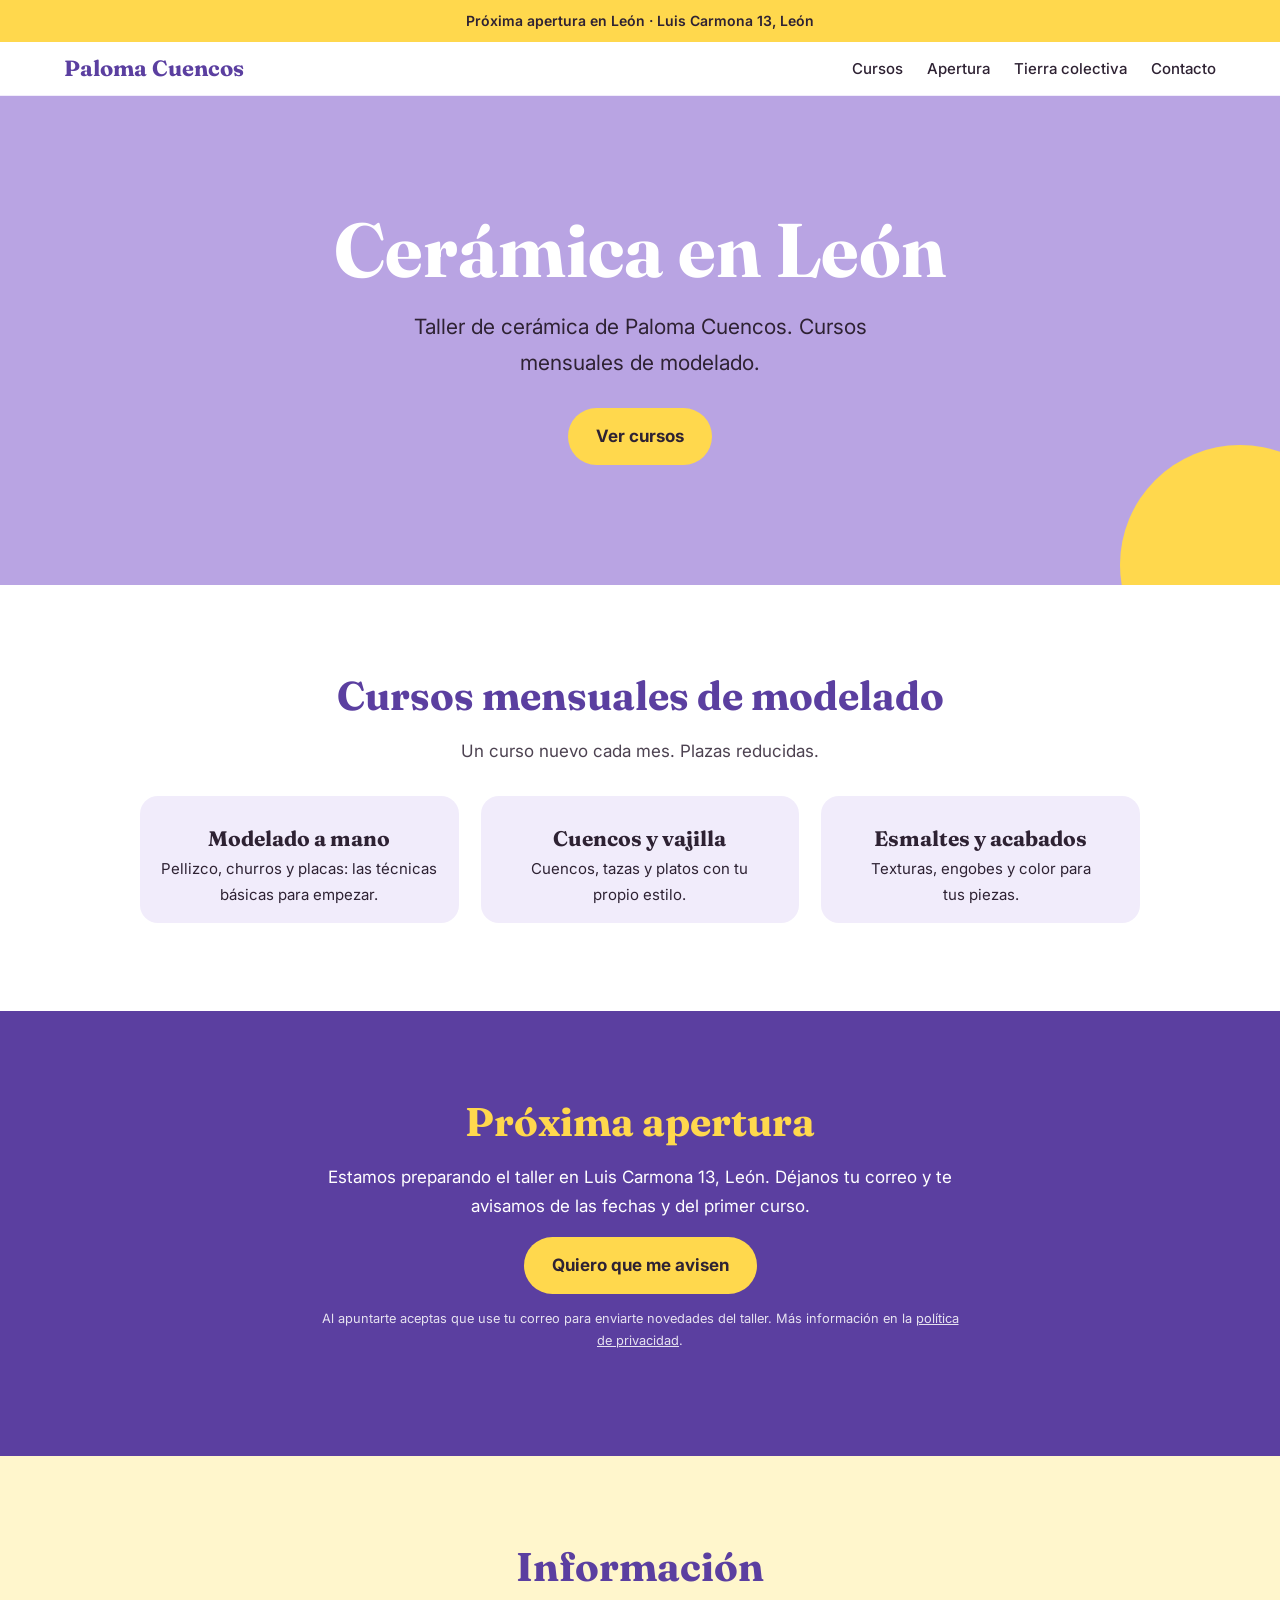
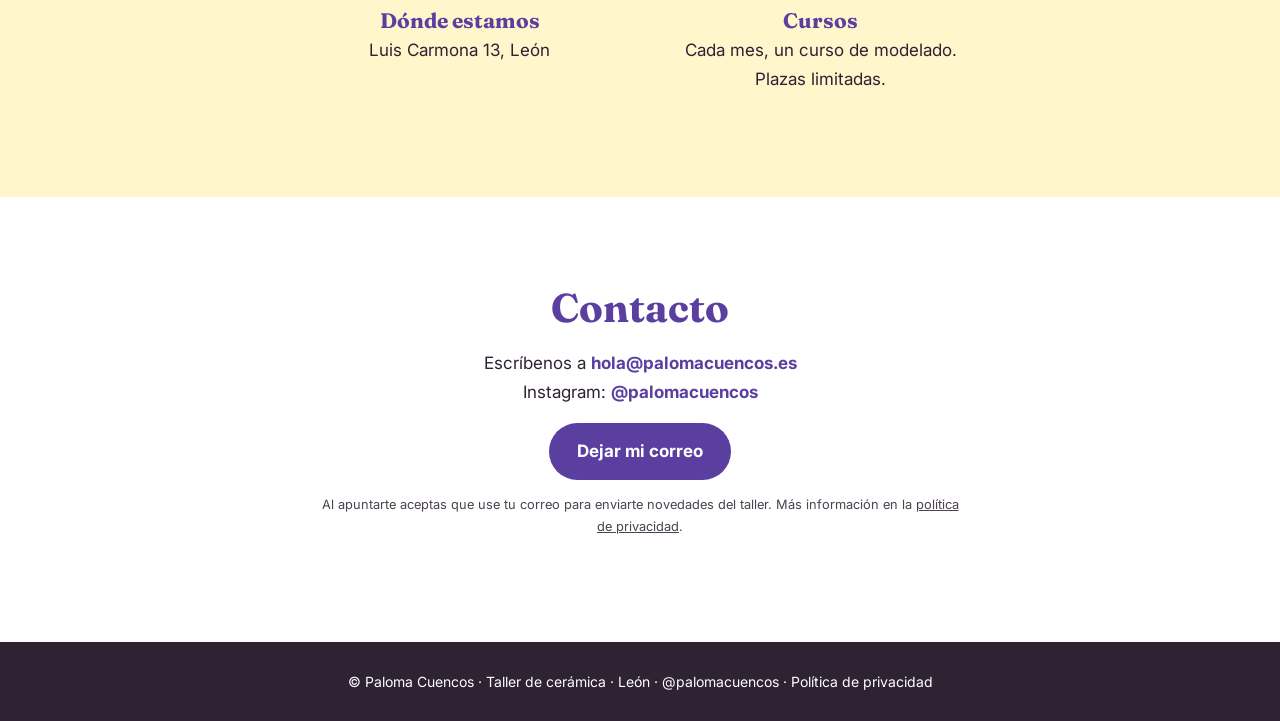
<file: index.html>
<!DOCTYPE html>
<html lang="es"><head><meta charset="utf-8"><meta name="viewport" content="width=device-width,initial-scale=1,viewport-fit=cover">
<title>Paloma Cuencos | Taller de cerámica en León</title><meta name="description" content="Taller de cerámica en León con cursos mensuales de modelado. Próxima apertura en Luis Carmona 13, León."><meta name="theme-color" content="#b9a4e3">
<meta property="og:title" content="Paloma Cuencos | Taller de cerámica en León"><meta property="og:description" content="Taller de cerámica en León con cursos mensuales de modelado. Próxima apertura en Luis Carmona 13, León."><meta property="og:type" content="website">
<link rel="preconnect" href="https://fonts.googleapis.com"><link rel="preconnect" href="https://fonts.gstatic.com" crossorigin>
<link href="https://fonts.googleapis.com/css2?family=Fraunces:opsz,wght@9..144,600;9..144,700&family=Inter:wght@400;500;600;700&display=swap" rel="stylesheet">
<link rel="stylesheet" href="style.css"></head><body>
<div class="top">Próxima apertura en León · Luis Carmona 13, León</div>
<header><a class="logo" href="index.html">Paloma Cuencos</a>
<nav><a href="#cursos">Cursos</a><a href="#apertura">Apertura</a><a href="tierra-colectiva.html">Tierra colectiva</a><a href="#contacto">Contacto</a></nav>
<a class="mini" href="https://docs.google.com/forms/d/e/1FAIpQLSeFJO5fGRubrJ4p-Fk9svRsO-Xic_k11_MU3xuVN4CraEkRDw/viewform" target="_blank" rel="noopener">Avisadme</a></header>
<main>
<div class="hero"><h1>Cerámica en León</h1><p>Taller de cerámica de Paloma Cuencos. Cursos mensuales de modelado.</p><a class="btn" href="#cursos">Ver cursos</a></div>
<section id="cursos"><div class="wide"><h2>Cursos mensuales de modelado</h2><p class="sub">Un curso nuevo cada mes. Plazas reducidas.</p>
<div class="grid">
<article class="card"><h3>Modelado a mano</h3><p>Pellizco, churros y placas: las técnicas básicas para empezar.</p></article>
<article class="card"><h3>Cuencos y vajilla</h3><p>Cuencos, tazas y platos con tu propio estilo.</p></article>
<article class="card"><h3>Esmaltes y acabados</h3><p>Texturas, engobes y color para tus piezas.</p></article>
</div></div></section>
<section class="dark" id="apertura"><div class="wrap"><h2>Próxima apertura</h2><p>Estamos preparando el taller en Luis Carmona 13, León. Déjanos tu correo y te avisamos de las fechas y del primer curso.</p><a class="btn" href="https://docs.google.com/forms/d/e/1FAIpQLSeFJO5fGRubrJ4p-Fk9svRsO-Xic_k11_MU3xuVN4CraEkRDw/viewform" target="_blank" rel="noopener">Quiero que me avisen</a><p style="font-size:.8rem;margin-top:14px;opacity:.85">Al apuntarte aceptas que use tu correo para enviarte novedades del taller. Más información en la <a href="politica-privacidad.html" style="color:inherit;text-decoration:underline">política de privacidad</a>.</p></div></section>
<section class="alt" id="info"><div class="wrap"><h2>Información</h2>
<div class="info"><div><h3>Dónde estamos</h3><p>Luis Carmona 13, León</p></div><div><h3>Cursos</h3><p>Cada mes, un curso de modelado. Plazas limitadas.</p></div></div></div></section>
<section id="contacto"><div class="wrap"><h2>Contacto</h2><p>Escríbenos a <a href="mailto:hola@palomacuencos.es" style="color:var(--lila-d);font-weight:700">hola@palomacuencos.es</a><br>Instagram: <a href="https://www.instagram.com/palomacuencos" style="color:var(--lila-d);font-weight:700">@palomacuencos</a></p><a class="btn" style="background:var(--lila-d);color:#fff" href="https://docs.google.com/forms/d/e/1FAIpQLSeFJO5fGRubrJ4p-Fk9svRsO-Xic_k11_MU3xuVN4CraEkRDw/viewform" target="_blank" rel="noopener">Dejar mi correo</a><p style="font-size:.8rem;margin-top:14px;opacity:.85">Al apuntarte aceptas que use tu correo para enviarte novedades del taller. Más información en la <a href="politica-privacidad.html" style="color:inherit;text-decoration:underline">política de privacidad</a>.</p></div></section>
</main>
<footer>© Paloma Cuencos · Taller de cerámica · León · <a href="https://www.instagram.com/palomacuencos">@palomacuencos</a> · <a href="politica-privacidad.html">Política de privacidad</a></footer>
</body></html>
</file>
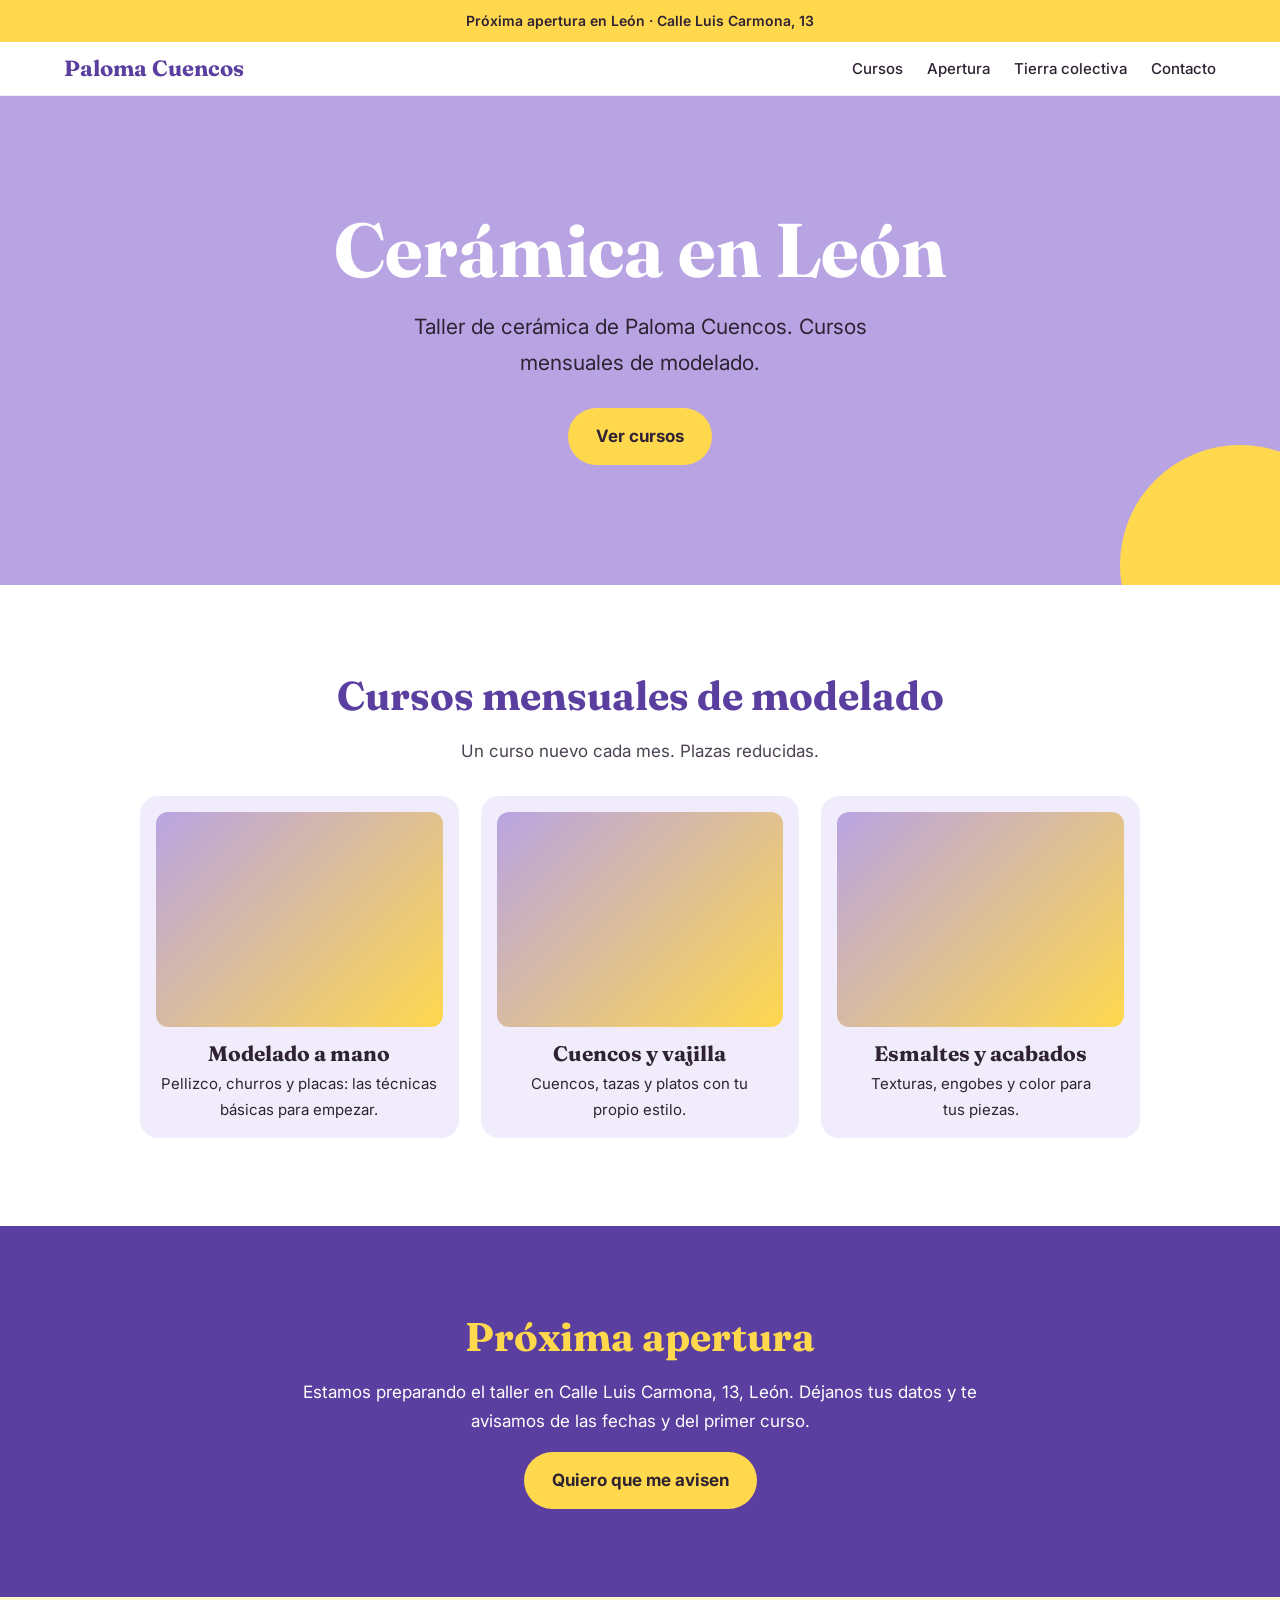
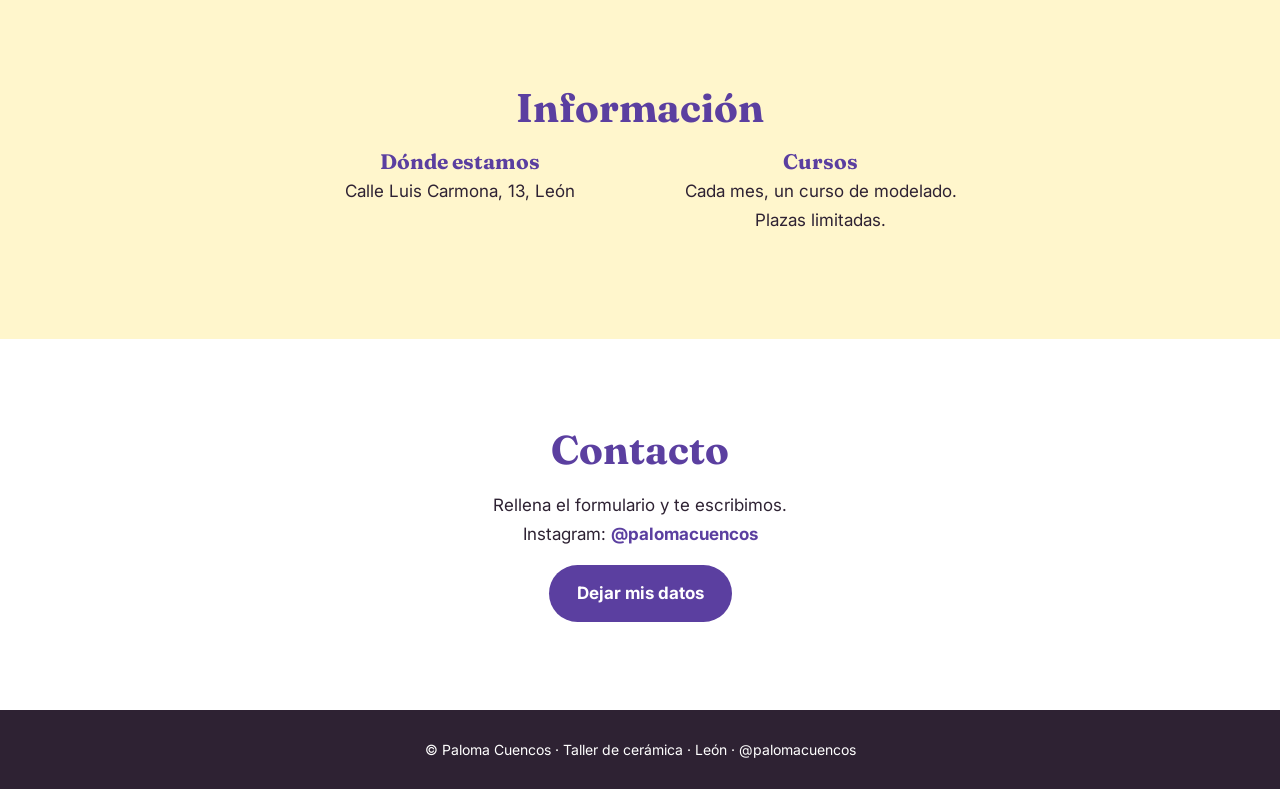
<file: index(2).html>
<!DOCTYPE html>
<html lang="es"><head><meta charset="utf-8"><meta name="viewport" content="width=device-width,initial-scale=1,viewport-fit=cover">
<title>Paloma Cuencos | Taller de cerámica en León</title><meta name="description" content="Taller de cerámica en León con cursos mensuales de modelado. Próxima apertura en Calle Luis Carmona, 13."><meta name="theme-color" content="#b9a4e3">
<meta property="og:title" content="Paloma Cuencos | Taller de cerámica en León"><meta property="og:description" content="Taller de cerámica en León con cursos mensuales de modelado. Próxima apertura en Calle Luis Carmona, 13."><meta property="og:type" content="website">
<link rel="preconnect" href="https://fonts.googleapis.com"><link rel="preconnect" href="https://fonts.gstatic.com" crossorigin>
<link href="https://fonts.googleapis.com/css2?family=Fraunces:opsz,wght@9..144,600;9..144,700&family=Inter:wght@400;500;600;700&display=swap" rel="stylesheet">
<link rel="stylesheet" href="style.css"></head><body>
<div class="top">Próxima apertura en León · Calle Luis Carmona, 13</div>
<header><a class="logo" href="index.html">Paloma Cuencos</a>
<nav><a href="#cursos">Cursos</a><a href="#apertura">Apertura</a><a href="tierra-colectiva.html">Tierra colectiva</a><a href="#contacto">Contacto</a></nav>
<a class="mini" href="https://forms.google.com/TU-ENLACE-AQUI" target="_blank" rel="noopener">Avisadme</a></header>
<main>
<div class="hero"><h1>Cerámica en León</h1><p>Taller de cerámica de Paloma Cuencos. Cursos mensuales de modelado.</p><a class="btn" href="#cursos">Ver cursos</a></div>
<section id="cursos"><div class="wide"><h2>Cursos mensuales de modelado</h2><p class="sub">Un curso nuevo cada mes. Plazas reducidas.</p>
<div class="grid">
<article class="card"><div class="ph"></div><h3>Modelado a mano</h3><p>Pellizco, churros y placas: las técnicas básicas para empezar.</p></article>
<article class="card"><div class="ph"></div><h3>Cuencos y vajilla</h3><p>Cuencos, tazas y platos con tu propio estilo.</p></article>
<article class="card"><div class="ph"></div><h3>Esmaltes y acabados</h3><p>Texturas, engobes y color para tus piezas.</p></article>
</div></div></section>
<section class="dark" id="apertura"><div class="wrap" style="text-align:center"><h2>Próxima apertura</h2><p>Estamos preparando el taller en Calle Luis Carmona, 13, León. Déjanos tus datos y te avisamos de las fechas y del primer curso.</p><a class="btn" href="https://forms.google.com/TU-ENLACE-AQUI" target="_blank" rel="noopener">Quiero que me avisen</a></div></section>
<section class="alt" id="info"><div class="wrap"><h2 style="text-align:center">Información</h2>
<div class="info"><div><h3>Dónde estamos</h3><p>Calle Luis Carmona, 13, León</p></div><div><h3>Cursos</h3><p>Cada mes, un curso de modelado. Plazas limitadas.</p></div></div></div></section>
<section id="contacto"><div class="wrap" style="text-align:center"><h2>Contacto</h2><p>Rellena el formulario y te escribimos.<br>Instagram: <a href="https://www.instagram.com/palomacuencos" style="color:var(--lila-d);font-weight:700">@palomacuencos</a></p><a class="btn" style="background:var(--lila-d);color:#fff" href="https://forms.google.com/TU-ENLACE-AQUI" target="_blank" rel="noopener">Dejar mis datos</a></div></section>
</main>
<footer>© Paloma Cuencos · Taller de cerámica · León · <a href="https://www.instagram.com/palomacuencos">@palomacuencos</a></footer>
</body></html>
</file>
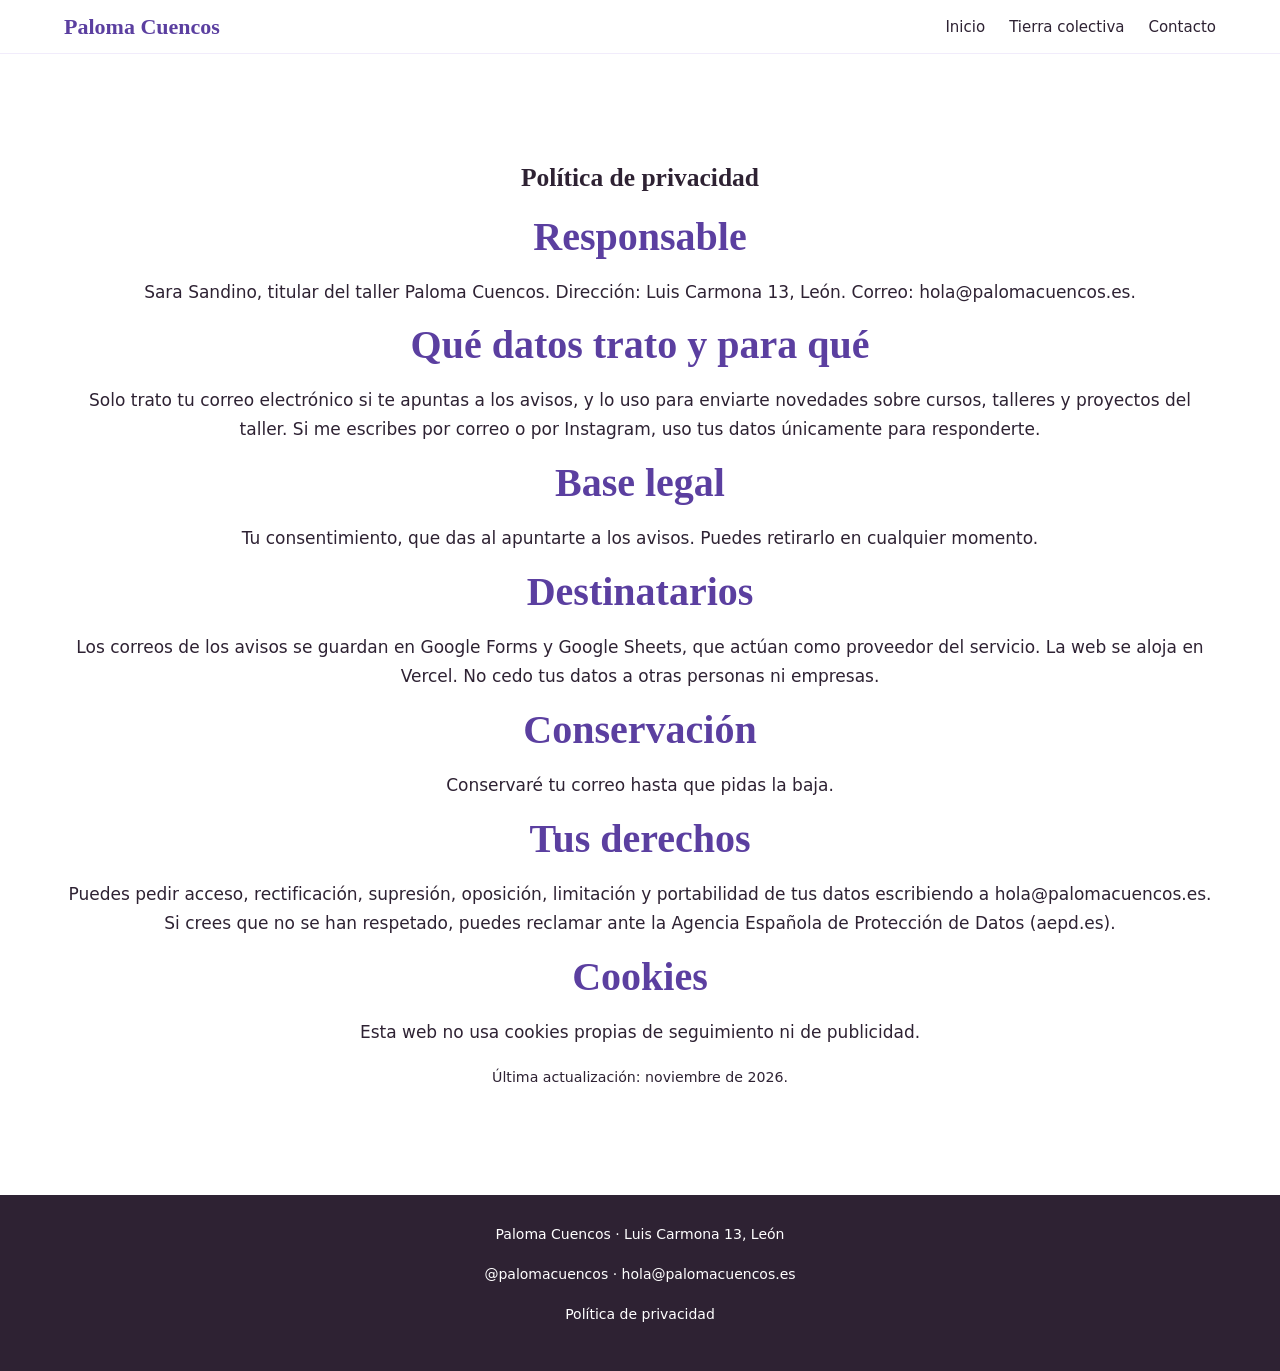
<file: politica-privacidad.html>
<!DOCTYPE html>
<html lang="es"><head><meta charset="utf-8"><meta name="viewport" content="width=device-width, initial-scale=1">
<title>Política de privacidad · Paloma Cuencos</title><meta name="description" content="Política de privacidad de palomacuencos.vercel.app"><link rel="stylesheet" href="style.css"></head><body>
<header class="cab"><a class="logo" href="/">Paloma Cuencos</a><nav><a href="/">Inicio</a><a href="/tierra-colectiva">Tierra colectiva</a><a href="/#contacto">Contacto</a></nav></header>
<main><section class="bloque texto"><h1>Política de privacidad</h1>
<h2>Responsable</h2><p>Sara Sandino, titular del taller Paloma Cuencos. Dirección: Luis Carmona 13, León. Correo: <a href="mailto:hola@palomacuencos.es">hola@palomacuencos.es</a>.</p>
<h2>Qué datos trato y para qué</h2><p>Solo trato tu correo electrónico si te apuntas a los avisos, y lo uso para enviarte novedades sobre cursos, talleres y proyectos del taller. Si me escribes por correo o por Instagram, uso tus datos únicamente para responderte.</p>
<h2>Base legal</h2><p>Tu consentimiento, que das al apuntarte a los avisos. Puedes retirarlo en cualquier momento.</p>
<h2>Destinatarios</h2><p>Los correos de los avisos se guardan en Google Forms y Google Sheets, que actúan como proveedor del servicio. La web se aloja en Vercel. No cedo tus datos a otras personas ni empresas.</p>
<h2>Conservación</h2><p>Conservaré tu correo hasta que pidas la baja.</p>
<h2>Tus derechos</h2><p>Puedes pedir acceso, rectificación, supresión, oposición, limitación y portabilidad de tus datos escribiendo a hola@palomacuencos.es. Si crees que no se han respetado, puedes reclamar ante la Agencia Española de Protección de Datos (<a href="https://www.aepd.es">aepd.es</a>).</p>
<h2>Cookies</h2><p>Esta web no usa cookies propias de seguimiento ni de publicidad.</p>
<p><small>Última actualización: noviembre de 2026.</small></p></section></main><footer class="pie"><p>Paloma Cuencos · Luis Carmona 13, León</p><p><a href="https://instagram.com/palomacuencos">@palomacuencos</a> · <a href="mailto:hola@palomacuencos.es">hola@palomacuencos.es</a></p><p><a href="/politica-privacidad">Política de privacidad</a></p></footer></body></html>
</file>
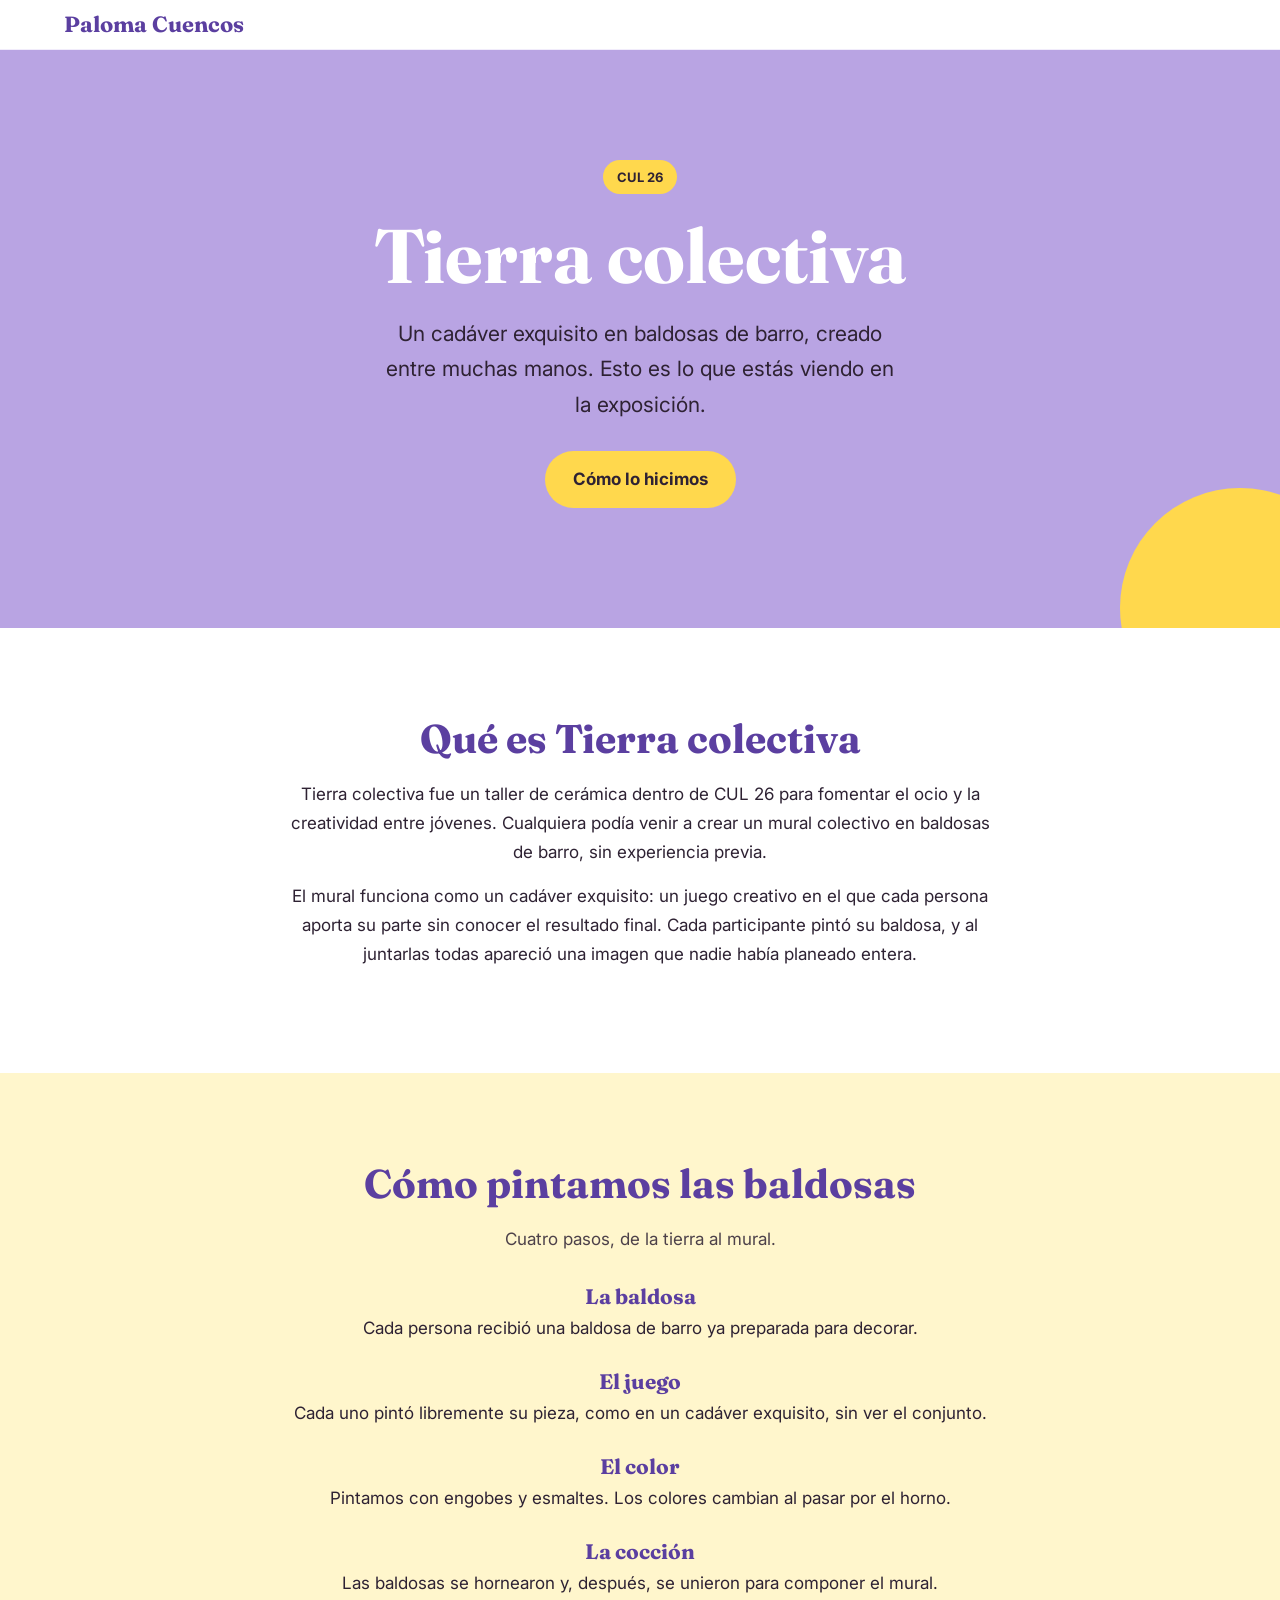
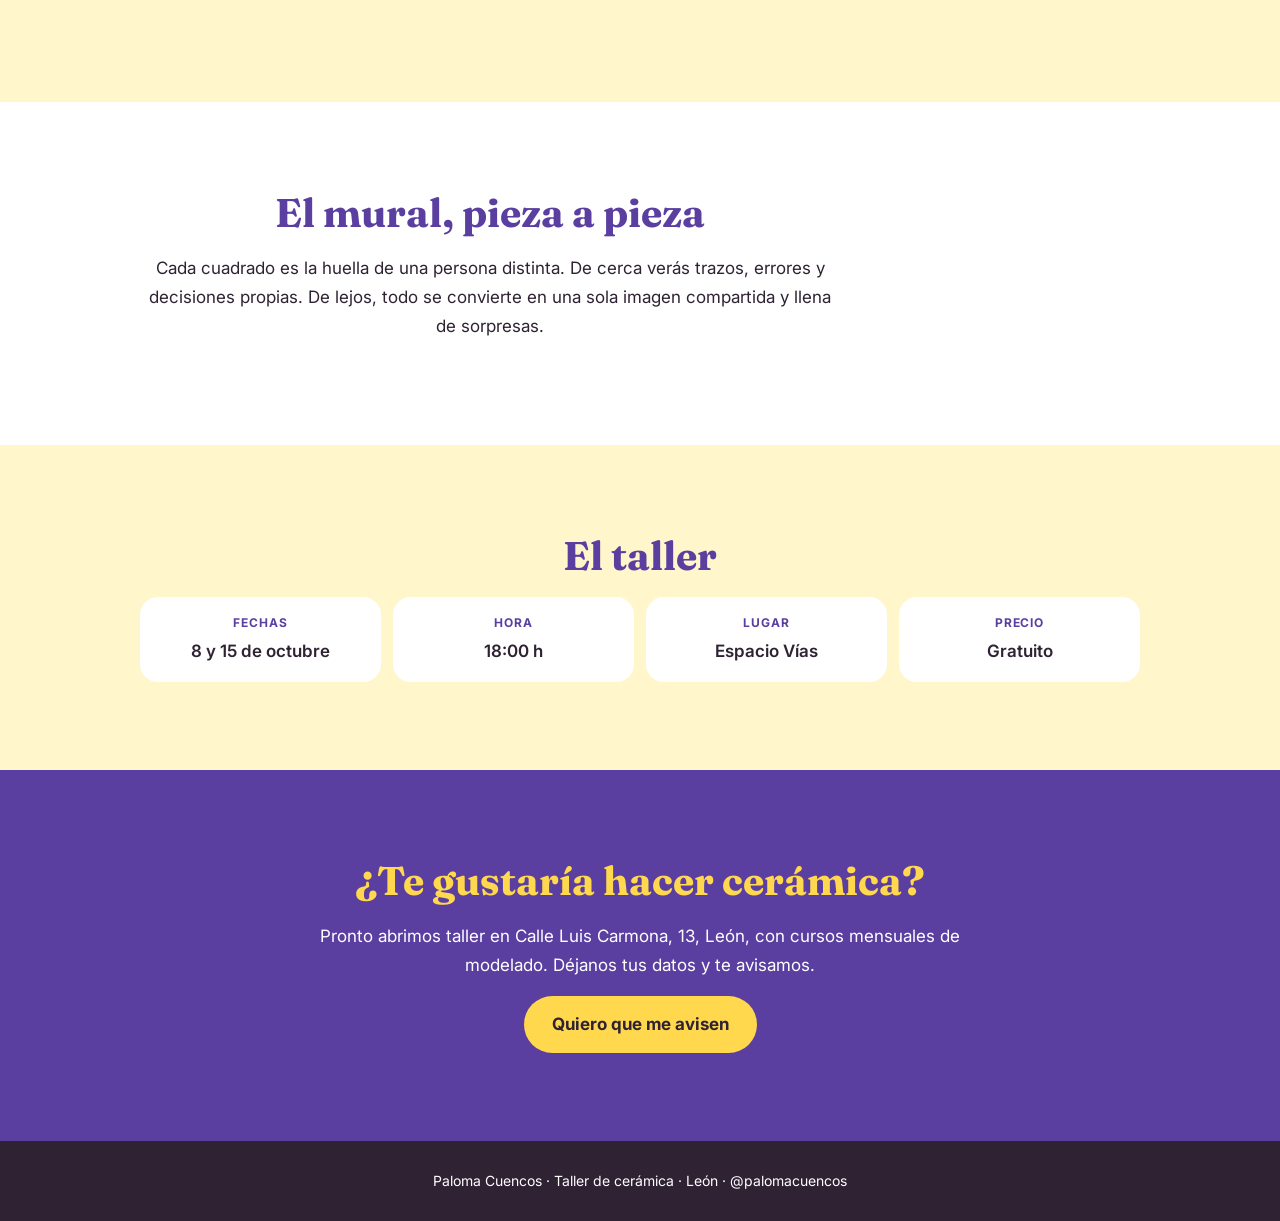
<file: tierra-colectiva(1).html>
<!DOCTYPE html>
<html lang="es"><head><meta charset="utf-8"><meta name="viewport" content="width=device-width,initial-scale=1,viewport-fit=cover">
<title>Tierra colectiva | CUL 26 | Paloma Cuencos</title><meta name="description" content="Tierra colectiva: un cadáver exquisito en baldosas de barro, taller de cerámica de CUL 26 para jóvenes."><meta name="theme-color" content="#b9a4e3">
<meta property="og:title" content="Tierra colectiva | CUL 26 | Paloma Cuencos"><meta property="og:description" content="Tierra colectiva: un cadáver exquisito en baldosas de barro, taller de cerámica de CUL 26 para jóvenes."><meta property="og:type" content="website">
<link rel="preconnect" href="https://fonts.googleapis.com"><link rel="preconnect" href="https://fonts.gstatic.com" crossorigin>
<link href="https://fonts.googleapis.com/css2?family=Fraunces:opsz,wght@9..144,600;9..144,700&family=Inter:wght@400;500;600;700&display=swap" rel="stylesheet">
<link rel="stylesheet" href="style.css"></head><body>
<header><a class="logo" href="index.html">Paloma Cuencos</a><a class="mini" style="background:none;color:var(--ink)" href="index.html">Volver al taller</a></header>
<main>
<div class="hero"><span class="tag">CUL 26</span><h1>Tierra colectiva</h1><p>Un cadáver exquisito en baldosas de barro, creado entre muchas manos. Esto es lo que estás viendo en la exposición.</p><a class="btn" href="#como">Cómo lo hicimos</a></div>
<section><div class="wrap"><h2>Qué es Tierra colectiva</h2>
<p>Tierra colectiva fue un taller de cerámica dentro de CUL 26 para fomentar el ocio y la creatividad entre jóvenes. Cualquiera podía venir a crear un mural colectivo en baldosas de barro, sin experiencia previa.</p>
<p>El mural funciona como un cadáver exquisito: un juego creativo en el que cada persona aporta su parte sin conocer el resultado final. Cada participante pintó su baldosa, y al juntarlas todas apareció una imagen que nadie había planeado entera.</p></div></section>
<section class="alt" id="como"><div class="wide"><h2>Cómo pintamos las baldosas</h2><p class="sub">Cuatro pasos, de la tierra al mural.</p>
<div class="steps">
<div class="step"><h3>La baldosa</h3><p>Cada persona recibió una baldosa de barro ya preparada para decorar.</p></div>
<div class="step"><h3>El juego</h3><p>Cada uno pintó libremente su pieza, como en un cadáver exquisito, sin ver el conjunto.</p></div>
<div class="step"><h3>El color</h3><p>Pintamos con engobes y esmaltes. Los colores cambian al pasar por el horno.</p></div>
<div class="step"><h3>La cocción</h3><p>Las baldosas se hornearon y, después, se unieron para componer el mural.</p></div>
</div></div></section>
<section><div class="wide"><div class="wrap" style="margin:0"><h2>El mural, pieza a pieza</h2>
<p>Cada cuadrado es la huella de una persona distinta. De cerca verás trazos, errores y decisiones propias. De lejos, todo se convierte en una sola imagen compartida y llena de sorpresas.</p></div><div class="mural" aria-hidden="true"><div class="big" style="background:var(--lila)"></div><div style="background:var(--am)"></div><div style="background:#ffe98a"></div><div style="background:var(--lila-d)"></div><div style="background:#d9cdf2"></div><div style="background:var(--am)"></div><div style="background:var(--lila)"></div><div style="background:#ffe98a"></div><div class="big" style="background:var(--am)"></div><div style="background:#d9cdf2"></div><div style="background:var(--lila-d)"></div><div style="background:var(--lila)"></div></div></div></section>
<section class="alt"><div class="wide"><h2 style="text-align:center">El taller</h2>
<div class="facts"><div><b>Fechas</b>8 y 15 de octubre</div><div><b>Hora</b>18:00 h</div><div><b>Lugar</b>Espacio Vías</div><div><b>Precio</b>Gratuito</div></div></div></section>
<section class="dark"><div class="wrap" style="text-align:center"><h2>¿Te gustaría hacer cerámica?</h2>
<p>Pronto abrimos taller en Calle Luis Carmona, 13, León, con cursos mensuales de modelado. Déjanos tus datos y te avisamos.</p>
<a class="btn" href="https://forms.google.com/TU-ENLACE-AQUI" target="_blank" rel="noopener">Quiero que me avisen</a></div></section>
</main>
<footer>Paloma Cuencos · Taller de cerámica · León · <a href="https://www.instagram.com/palomacuencos">@palomacuencos</a></footer>
<a class="btn sticky" href="https://forms.google.com/TU-ENLACE-AQUI" target="_blank" rel="noopener">Quiero que me avisen</a>
</body></html>
</file>
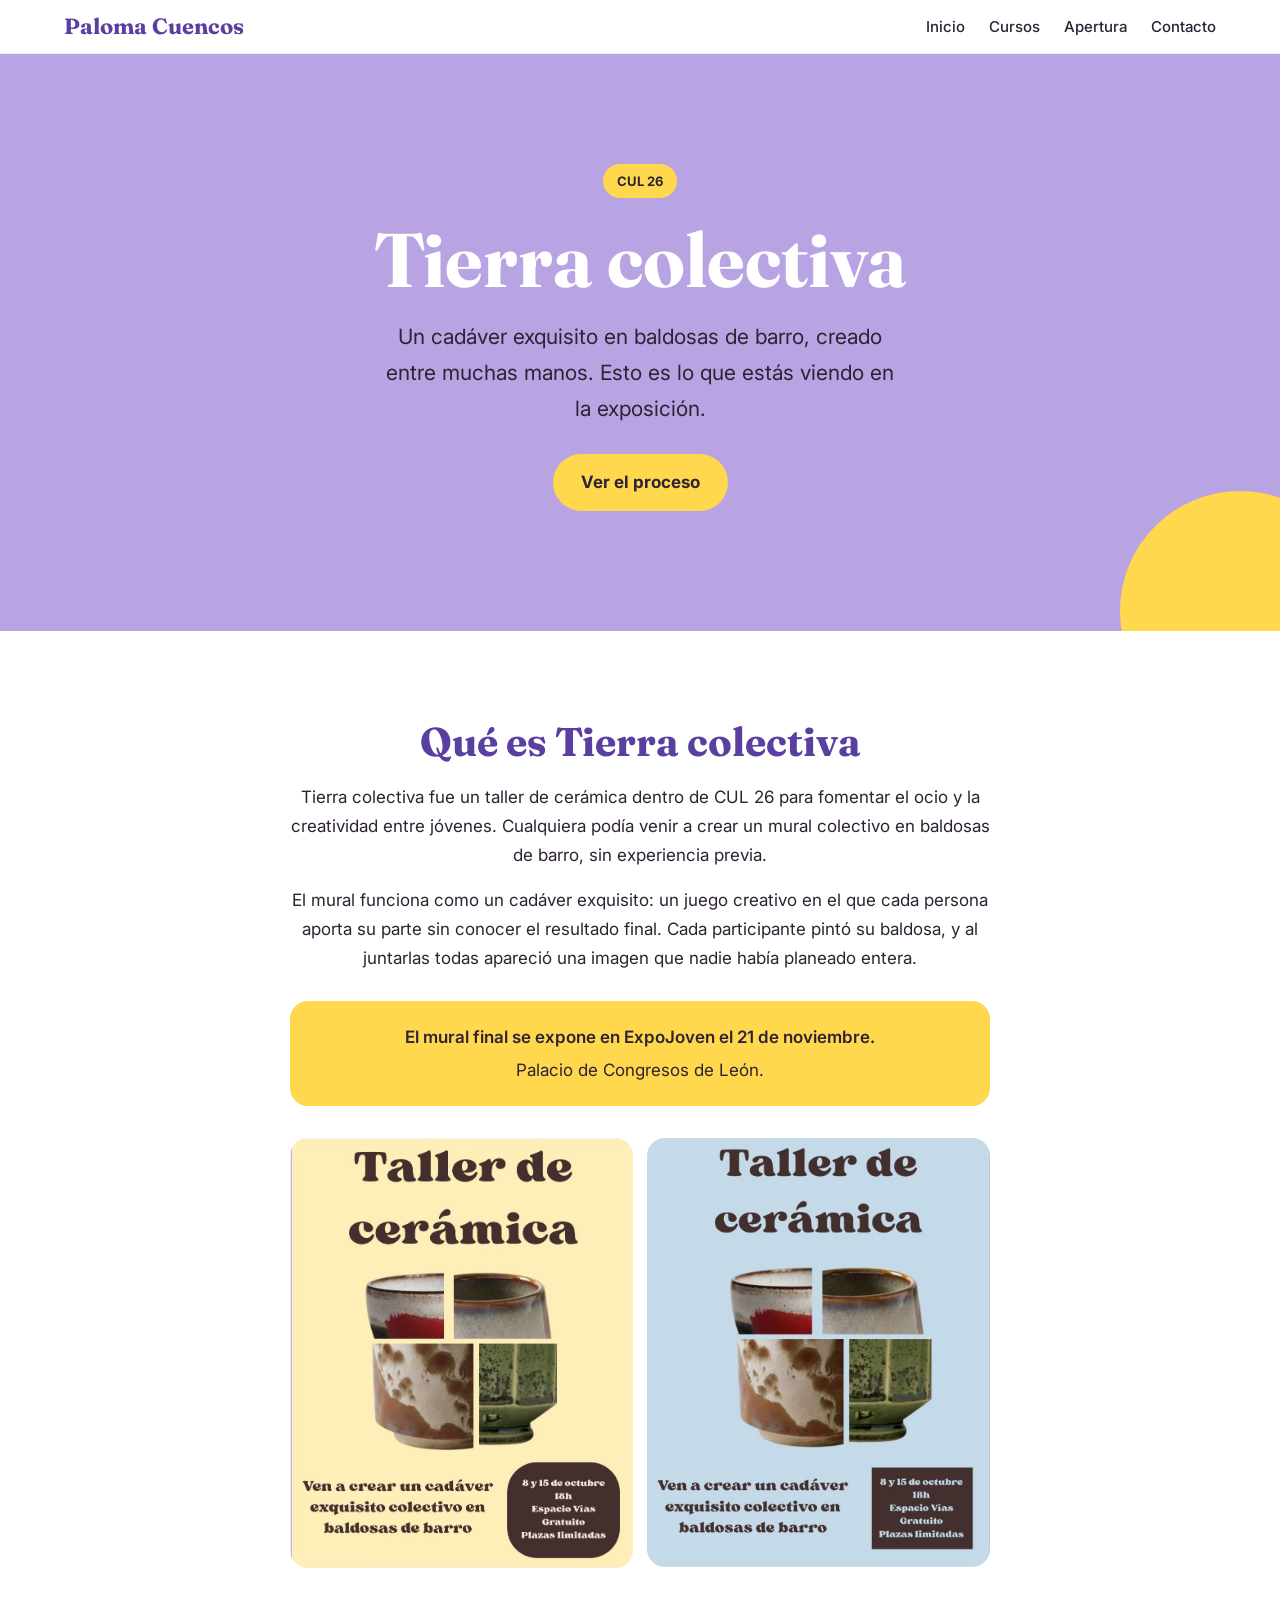
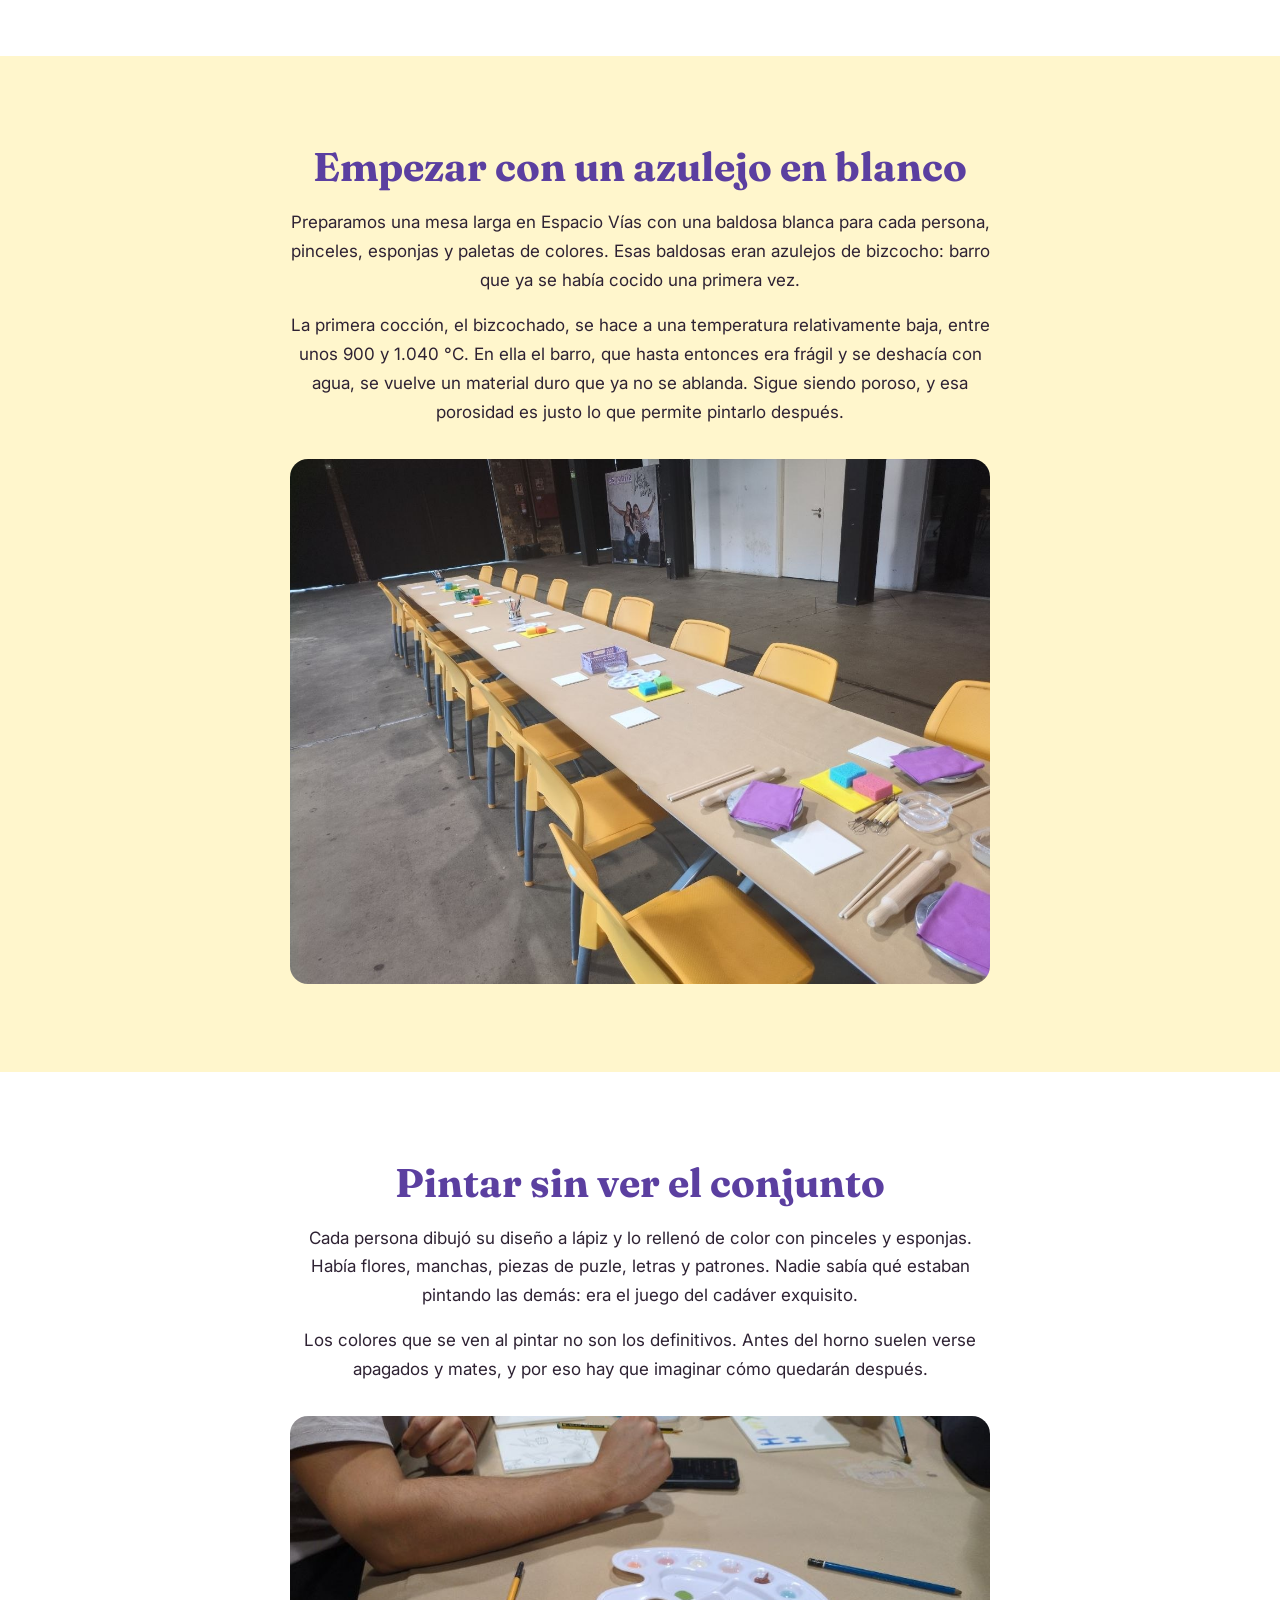
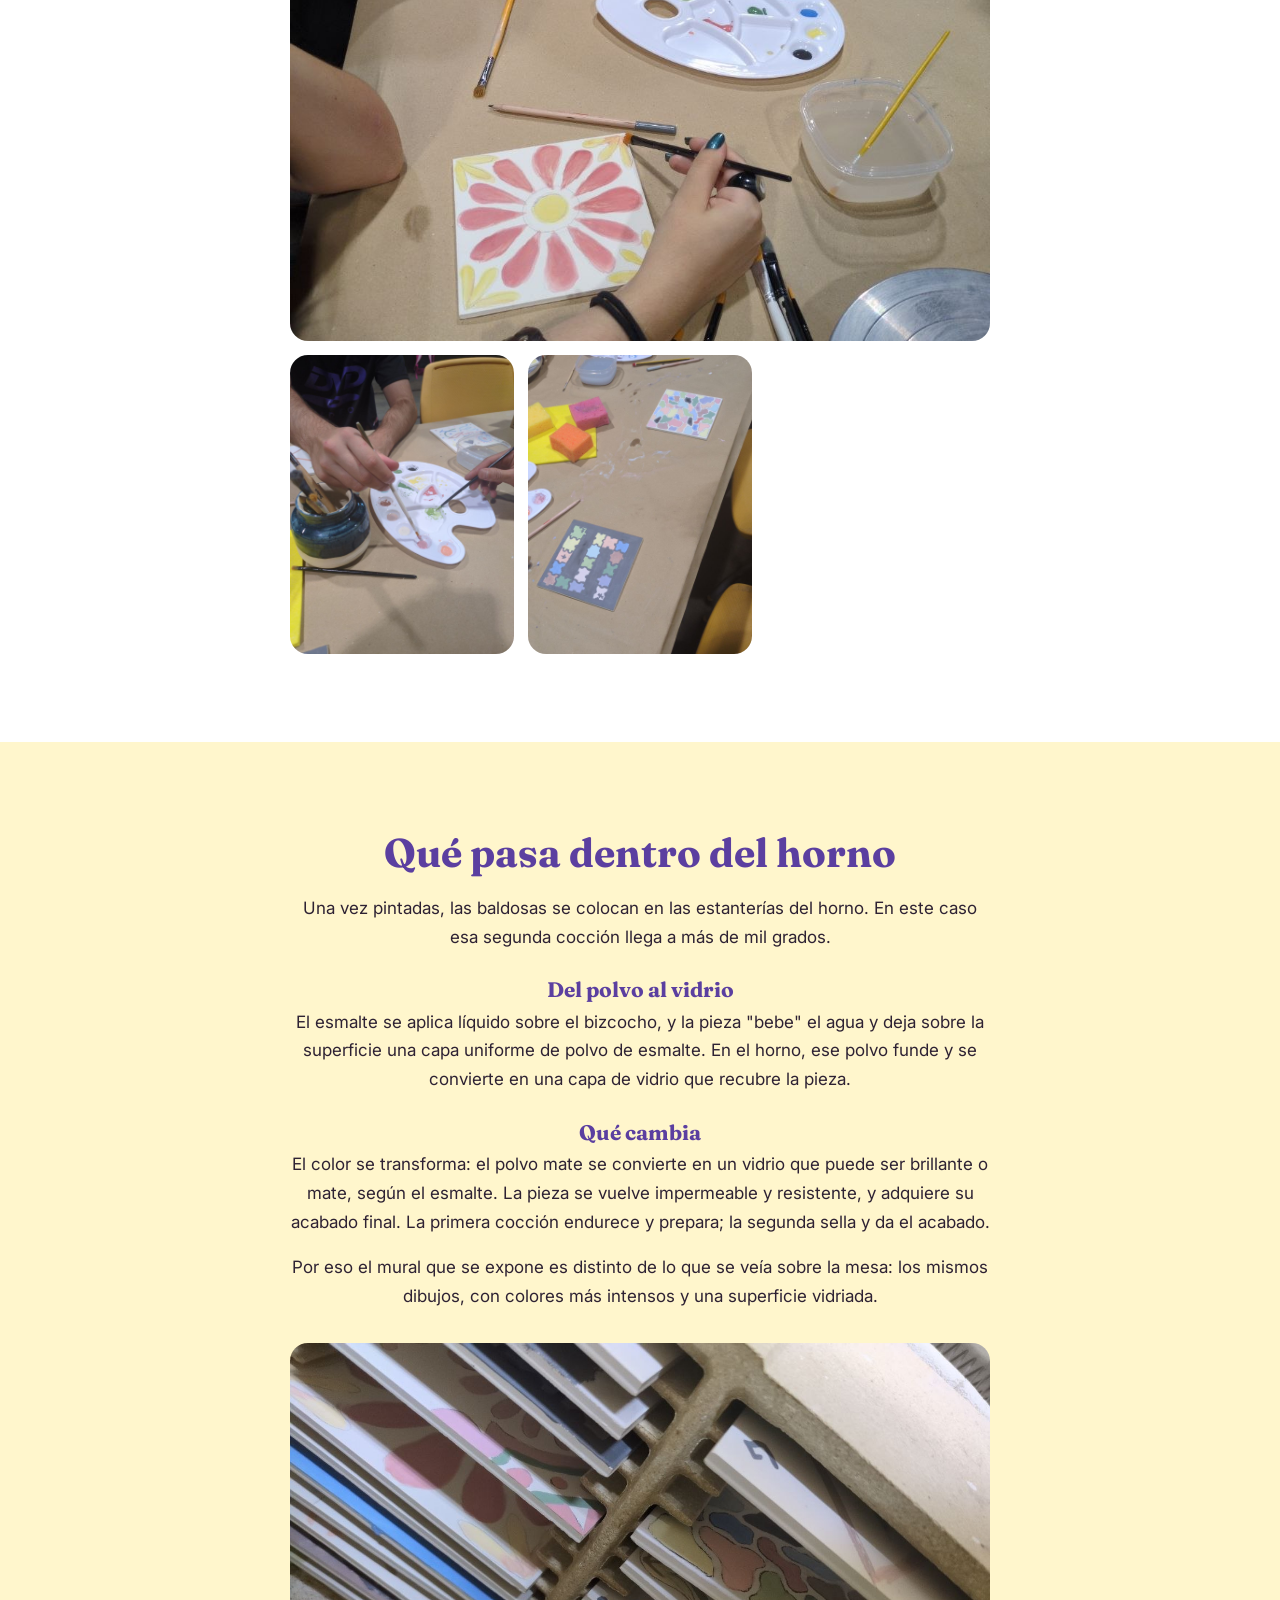
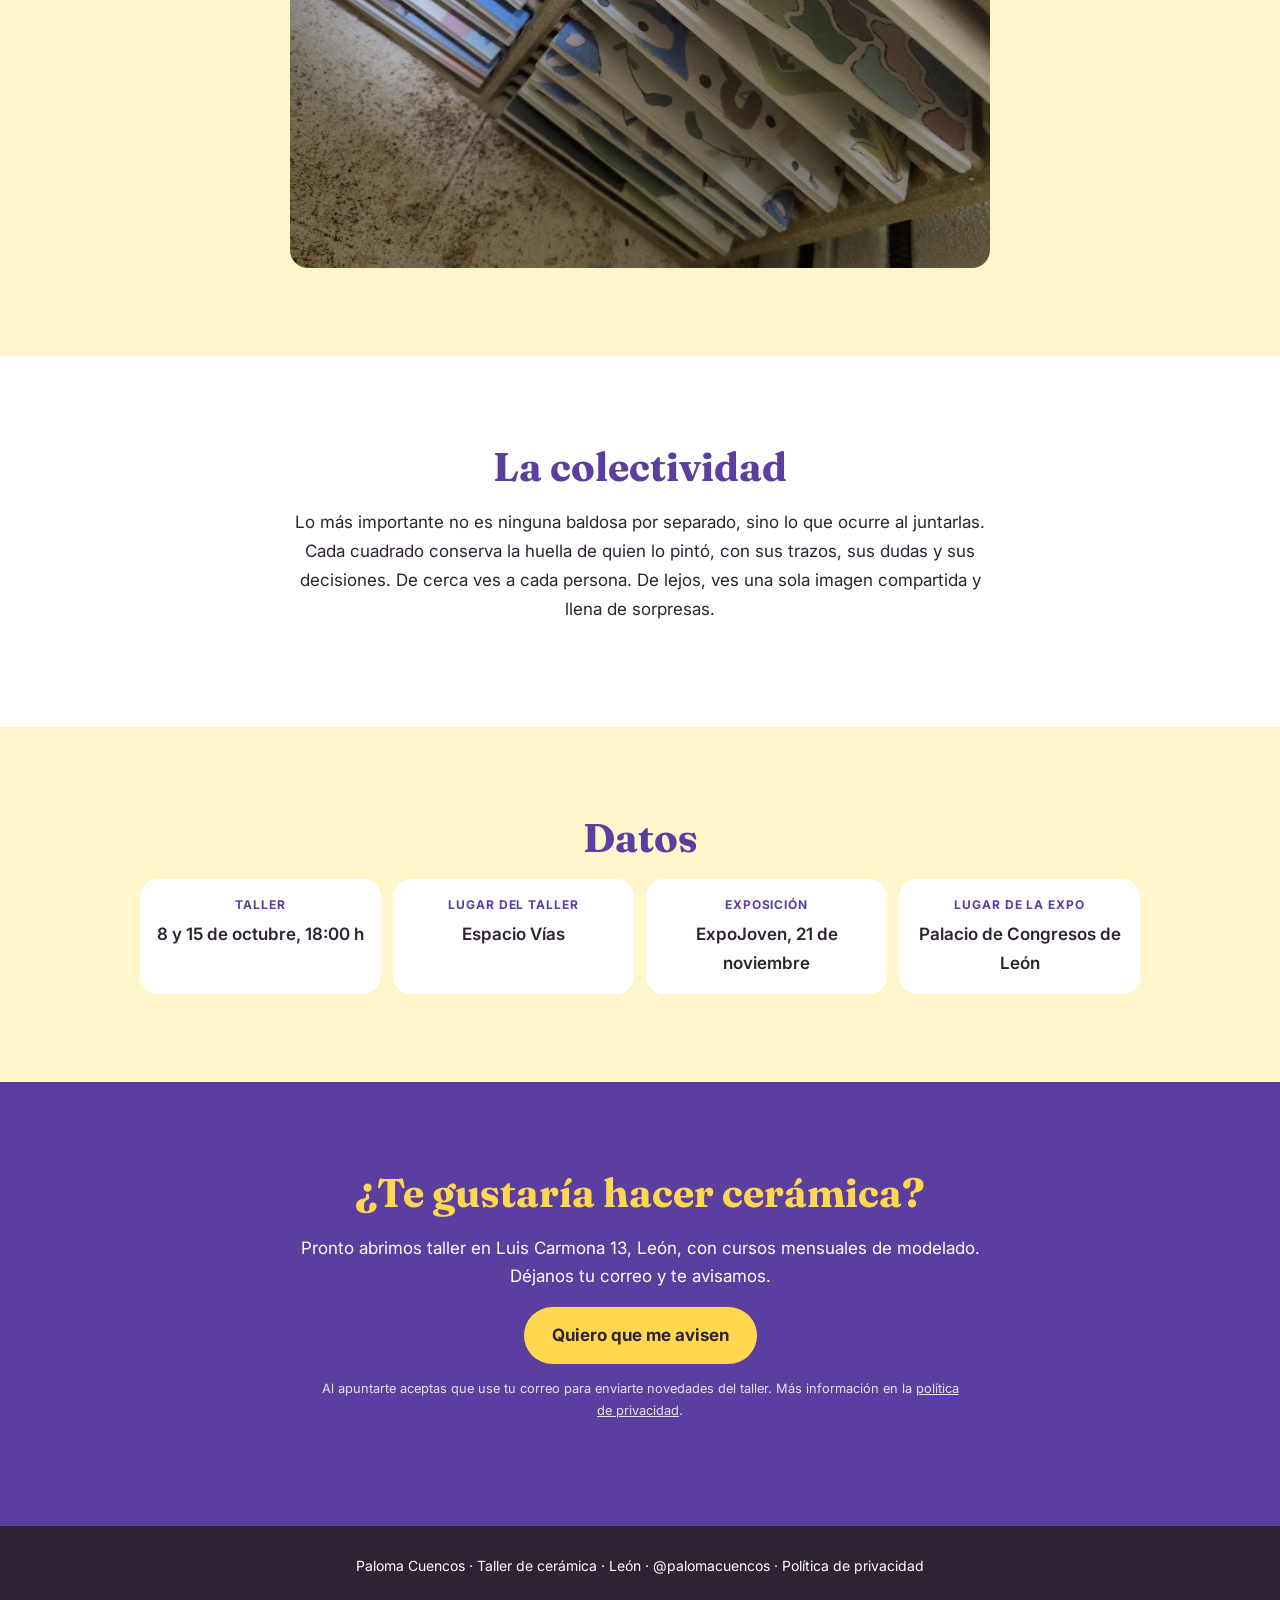
<file: tierra-colectiva.html>
<!DOCTYPE html>
<html lang="es"><head><meta charset="utf-8"><meta name="viewport" content="width=device-width,initial-scale=1,viewport-fit=cover">
<title>Tierra colectiva | CUL 26 | Paloma Cuencos</title><meta name="description" content="Tierra colectiva: un cadáver exquisito en baldosas de barro, taller de cerámica de CUL 26. El mural se expone en ExpoJoven el 21 de noviembre."><meta name="theme-color" content="#b9a4e3">
<meta property="og:title" content="Tierra colectiva | CUL 26 | Paloma Cuencos"><meta property="og:description" content="Tierra colectiva: un cadáver exquisito en baldosas de barro, taller de cerámica de CUL 26. El mural se expone en ExpoJoven el 21 de noviembre."><meta property="og:type" content="website">
<link rel="preconnect" href="https://fonts.googleapis.com"><link rel="preconnect" href="https://fonts.gstatic.com" crossorigin>
<link href="https://fonts.googleapis.com/css2?family=Fraunces:opsz,wght@9..144,600;9..144,700&family=Inter:wght@400;500;600;700&display=swap" rel="stylesheet">
<link rel="stylesheet" href="style.css"></head><body>
<header><a class="logo" href="index.html">Paloma Cuencos</a>
<nav><a href="index.html">Inicio</a><a href="index.html#cursos">Cursos</a><a href="index.html#apertura">Apertura</a><a href="index.html#contacto">Contacto</a></nav>
<a class="mini" href="index.html">Volver al taller</a></header>
<main>
<div class="hero"><span class="tag">CUL 26</span><h1>Tierra colectiva</h1><p>Un cadáver exquisito en baldosas de barro, creado entre muchas manos. Esto es lo que estás viendo en la exposición.</p><a class="btn" href="#proceso">Ver el proceso</a></div>

<section><div class="wrap"><h2>Qué es Tierra colectiva</h2>
<p>Tierra colectiva fue un taller de cerámica dentro de CUL 26 para fomentar el ocio y la creatividad entre jóvenes. Cualquiera podía venir a crear un mural colectivo en baldosas de barro, sin experiencia previa.</p>
<p>El mural funciona como un cadáver exquisito: un juego creativo en el que cada persona aporta su parte sin conocer el resultado final. Cada participante pintó su baldosa, y al juntarlas todas apareció una imagen que nadie había planeado entera.</p>
<div class="callout">El mural final se expone en ExpoJoven el 21 de noviembre.<span>Palacio de Congresos de León.</span></div></div>
<div class="posters">
<figure><img src="img/cartel-amarillo.jpg" width="837" height="1049" alt="Cartel amarillo del taller de cerámica: cadáver exquisito colectivo en baldosas de barro, 8 y 15 de octubre, 18h, Espacio Vías, gratuito" loading="lazy"></figure>
<figure><img src="img/cartel-azul.jpg" width="900" height="1125" alt="Cartel azul del taller de cerámica: cadáver exquisito colectivo en baldosas de barro, 8 y 15 de octubre, 18h, Espacio Vías, gratuito" loading="lazy"></figure>
</div></section>

<section class="alt" id="proceso"><div class="wrap"><h2>Empezar con un azulejo en blanco</h2>
<p>Preparamos una mesa larga en Espacio Vías con una baldosa blanca para cada persona, pinceles, esponjas y paletas de colores. Esas baldosas eran azulejos de bizcocho: barro que ya se había cocido una primera vez.</p>
<p>La primera cocción, el bizcochado, se hace a una temperatura relativamente baja, entre unos 900 y 1.040 °C. En ella el barro, que hasta entonces era frágil y se deshacía con agua, se vuelve un material duro que ya no se ablanda. Sigue siendo poroso, y esa porosidad es justo lo que permite pintarlo después.</p>
<figure class="single"><img src="img/mesa.jpg" width="1000" height="750" alt="Mesa larga del taller en Espacio Vías, preparada con baldosas blancas, esponjas y paletas" loading="lazy"></figure></div></section>

<section><div class="wrap"><h2>Pintar sin ver el conjunto</h2>
<p>Cada persona dibujó su diseño a lápiz y lo rellenó de color con pinceles y esponjas. Había flores, manchas, piezas de puzle, letras y patrones. Nadie sabía qué estaban pintando las demás: era el juego del cadáver exquisito.</p>
<p>Los colores que se ven al pintar no son los definitivos. Antes del horno suelen verse apagados y mates, y por eso hay que imaginar cómo quedarán después.</p>
<div class="photos" style="max-width:none">
<figure><img src="img/pintando.jpg" width="937" height="1250" alt="Una persona pinta una baldosa con una flor rosa y amarilla" loading="lazy"></figure>
<figure><img src="img/paleta.jpg" width="937" height="1250" alt="Dos personas mezclan colores en una paleta junto a un bote con pinceles" loading="lazy"></figure>
<figure><img src="img/baldosas.jpg" width="937" height="1250" alt="Dos baldosas pintadas con manchas de colores y piezas de puzle, junto a esponjas" loading="lazy"></figure>
</div></div></section>

<section class="alt"><div class="wrap"><h2>Qué pasa dentro del horno</h2>
<p>Una vez pintadas, las baldosas se colocan en las estanterías del horno. En este caso esa segunda cocción llega a más de mil grados.</p>
<h3>Del polvo al vidrio</h3>
<p>El esmalte se aplica líquido sobre el bizcocho, y la pieza "bebe" el agua y deja sobre la superficie una capa uniforme de polvo de esmalte. En el horno, ese polvo funde y se convierte en una capa de vidrio que recubre la pieza.</p>
<h3>Qué cambia</h3>
<p>El color se transforma: el polvo mate se convierte en un vidrio que puede ser brillante o mate, según el esmalte. La pieza se vuelve impermeable y resistente, y adquiere su acabado final. La primera cocción endurece y prepara; la segunda sella y da el acabado.</p>
<p>Por eso el mural que se expone es distinto de lo que se veía sobre la mesa: los mismos dibujos, con colores más intensos y una superficie vidriada.</p>
<figure class="single"><img src="img/horno.jpg" width="1000" height="750" alt="Baldosas pintadas apiladas en las estanterías de cerámica del horno, listas para cocer" loading="lazy"></figure></div></section>

<section><div class="wrap"><h2>La colectividad</h2>
<p>Lo más importante no es ninguna baldosa por separado, sino lo que ocurre al juntarlas. Cada cuadrado conserva la huella de quien lo pintó, con sus trazos, sus dudas y sus decisiones. De cerca ves a cada persona. De lejos, ves una sola imagen compartida y llena de sorpresas.</p></div></section>

<section class="alt"><div class="wide"><h2>Datos</h2>
<div class="facts"><div><b>Taller</b>8 y 15 de octubre, 18:00 h</div><div><b>Lugar del taller</b>Espacio Vías</div><div><b>Exposición</b>ExpoJoven, 21 de noviembre</div><div><b>Lugar de la expo</b>Palacio de Congresos de León</div></div></div></section>

<section class="dark"><div class="wrap"><h2>¿Te gustaría hacer cerámica?</h2>
<p>Pronto abrimos taller en Luis Carmona 13, León, con cursos mensuales de modelado. Déjanos tu correo y te avisamos.</p>
<a class="btn" href="https://docs.google.com/forms/d/e/1FAIpQLSeFJO5fGRubrJ4p-Fk9svRsO-Xic_k11_MU3xuVN4CraEkRDw/viewform" target="_blank" rel="noopener">Quiero que me avisen</a><p style="font-size:.8rem;margin-top:14px;opacity:.85">Al apuntarte aceptas que use tu correo para enviarte novedades del taller. Más información en la <a href="politica-privacidad.html" style="color:inherit;text-decoration:underline">política de privacidad</a>.</p></div></section>
</main>
<footer>Paloma Cuencos · Taller de cerámica · León · <a href="https://www.instagram.com/palomacuencos">@palomacuencos</a> · <a href="politica-privacidad.html">Política de privacidad</a></footer>
<a class="btn sticky" href="https://docs.google.com/forms/d/e/1FAIpQLSeFJO5fGRubrJ4p-Fk9svRsO-Xic_k11_MU3xuVN4CraEkRDw/viewform" target="_blank" rel="noopener">Quiero que me avisen</a>
</body></html>
</file>
<file: style.css>
/* Paloma Cuencos - estilos compartidos, mobile first, todo centrado */
:root{--lila:#b9a4e3;--lila-d:#5b3fa0;--lila-l:#f1ecfb;--am:#ffd84d;--am-l:#fff6cc;--ink:#2e2233;--r:18px;--pad:clamp(20px,6vw,64px)}
*{box-sizing:border-box}
html{scroll-behavior:smooth;-webkit-text-size-adjust:100%}
body{margin:0;font-family:'Inter',system-ui,sans-serif;color:var(--ink);background:#fff;line-height:1.7;font-size:17px;text-align:center}
h1,h2,h3,.logo{font-family:'Fraunces',Georgia,serif;line-height:1.15}
a{color:inherit;text-decoration:none}
img{max-width:100%;display:block}
:focus-visible{outline:3px solid var(--lila-d);outline-offset:3px}
.top{background:var(--am);padding:9px var(--pad);font-size:14px;font-weight:600}
header{display:flex;justify-content:space-between;align-items:center;gap:12px;padding:12px var(--pad);background:#fff;position:sticky;top:0;z-index:10;border-bottom:1px solid var(--lila-l)}
.logo{font-size:22px;font-weight:700;color:var(--lila-d)}
nav{display:none}
nav a{margin-left:24px;font-size:15px;font-weight:500}
nav a:hover{color:var(--lila-d)}
.mini{background:var(--lila-d);color:#fff;padding:10px 18px;border-radius:30px;font-size:14px;font-weight:600;min-height:44px;display:inline-flex;align-items:center}
.hero{background:var(--lila);padding:72px var(--pad) 88px;position:relative;overflow:hidden}
.hero:before{content:"";position:absolute;width:240px;height:240px;border-radius:50%;background:var(--am);right:-80px;bottom:-100px}
.hero>*{position:relative}
.hero h1{font-size:clamp(40px,11vw,76px);margin:0 0 16px;color:#fff;text-wrap:balance}
.hero p{font-size:clamp(17px,4.5vw,21px);max-width:560px;margin:0 auto 28px}
.tag{display:inline-block;background:var(--am);padding:6px 14px;border-radius:30px;font-size:13px;font-weight:700;margin-bottom:18px}
.btn{display:inline-flex;align-items:center;justify-content:center;min-height:52px;background:var(--am);color:var(--ink);padding:14px 28px;border-radius:40px;font-weight:700;transition:transform .2s,background .2s}
.btn:active{transform:scale(.97)}
section{padding:64px var(--pad)}
.wrap{max-width:700px;margin:0 auto}
.wide{max-width:1000px;margin:0 auto}
h2{font-size:clamp(28px,7vw,40px);color:var(--lila-d);margin:0 0 18px;text-wrap:balance}
h3{font-size:21px;margin:26px 0 6px;color:var(--lila-d)}
p{margin:0 0 16px;text-wrap:pretty}
.sub{margin:0 0 30px;opacity:.85}
.alt{background:var(--am-l)}
.dark{background:var(--lila-d);color:#fff}.dark h2{color:var(--am)}
.grid{display:grid;gap:16px;grid-template-columns:1fr}
.card{background:var(--lila-l);border-radius:var(--r);padding:16px}
.card h3{margin:14px 0 6px;color:var(--ink)}.card p{margin:0;font-size:15px}
.ph{aspect-ratio:4/3;border-radius:12px;background:linear-gradient(135deg,var(--lila),var(--am))}
.facts{display:grid;grid-template-columns:1fr 1fr;gap:12px}
.facts div{background:#fff;border-radius:var(--r);padding:16px;font-weight:600}
.facts b{display:block;color:var(--lila-d);font-size:12px;text-transform:uppercase;letter-spacing:.08em;margin-bottom:4px}
.info{display:grid;gap:22px}
.info h3{margin:0 0 4px}
figure{margin:0}
figure img{width:100%;height:auto;border-radius:var(--r);background:var(--lila-l)}
.single{max-width:700px;margin:32px auto 0}
.posters{display:grid;gap:14px;grid-template-columns:1fr 1fr;max-width:700px;margin:32px auto 0}
.photos{display:grid;gap:14px;grid-template-columns:1fr 1fr;max-width:700px;margin:32px auto 0}
.photos figure:first-child{grid-column:1/-1}
.photos img{aspect-ratio:3/4;object-fit:cover}
.photos figure:first-child img{aspect-ratio:4/3}
.callout{background:var(--am);border-radius:var(--r);padding:22px;margin-top:28px;font-weight:600}
.callout span{display:block;font-weight:400;margin-top:4px}
footer{background:var(--ink);color:#fff;padding:28px var(--pad) 96px;font-size:14px}
.sticky{position:fixed;left:12px;right:12px;bottom:calc(12px + env(safe-area-inset-bottom));z-index:20;box-shadow:0 8px 24px #0004}
@media (hover:hover){.btn:hover{background:#fff}.card{transition:transform .2s,box-shadow .2s}.card:hover{transform:translateY(-4px);box-shadow:0 10px 24px #5b3fa033}}
@media (min-width:700px){
 nav{display:block}.mini{display:none}
 section{padding:88px var(--pad)}
 .grid{grid-template-columns:repeat(3,1fr);gap:22px}
 .facts{grid-template-columns:repeat(4,1fr)}
 .info{grid-template-columns:1fr 1fr}
 .photos{grid-template-columns:repeat(3,1fr)}
 .photos figure:first-child{grid-column:span 3}
 .sticky{display:none}footer{padding-bottom:28px}
 .hero{padding:110px var(--pad) 120px}
}
@media (prefers-reduced-motion:reduce){*{transition:none!important;scroll-behavior:auto!important}}
</file>
